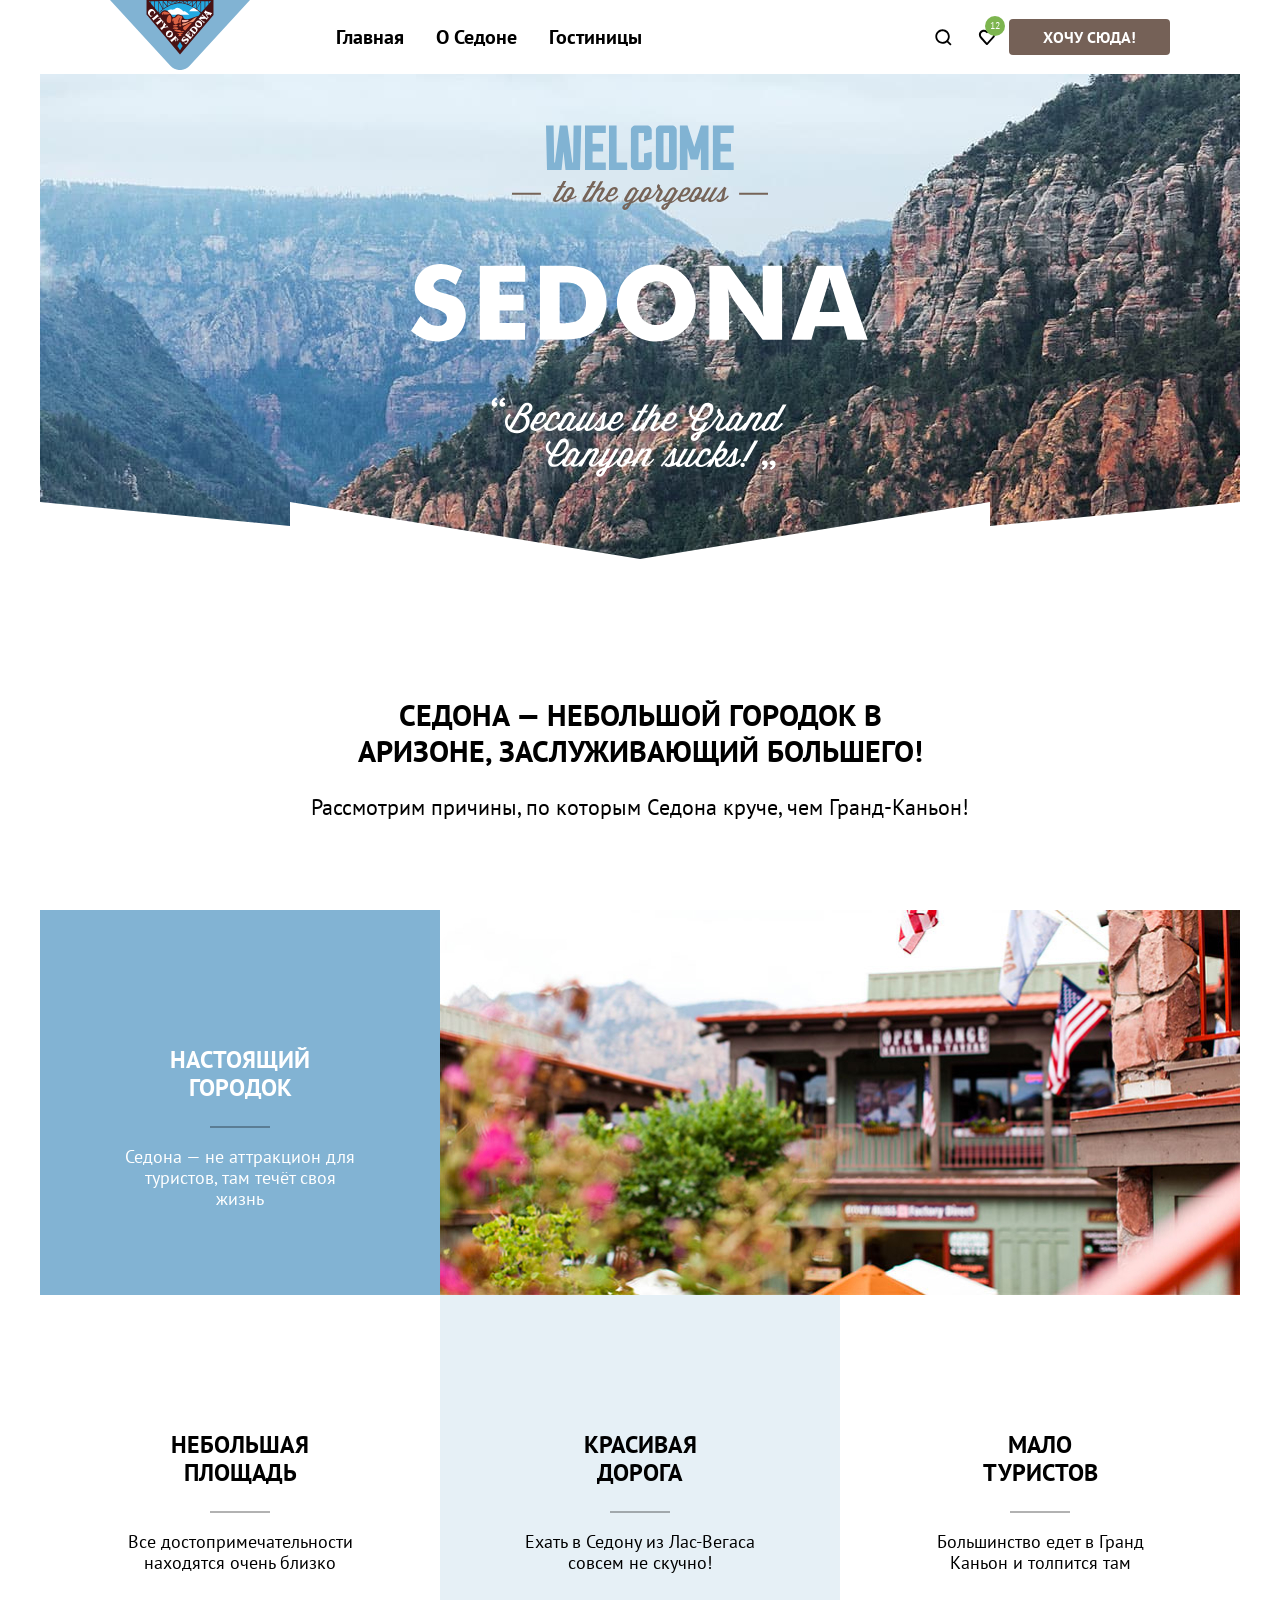
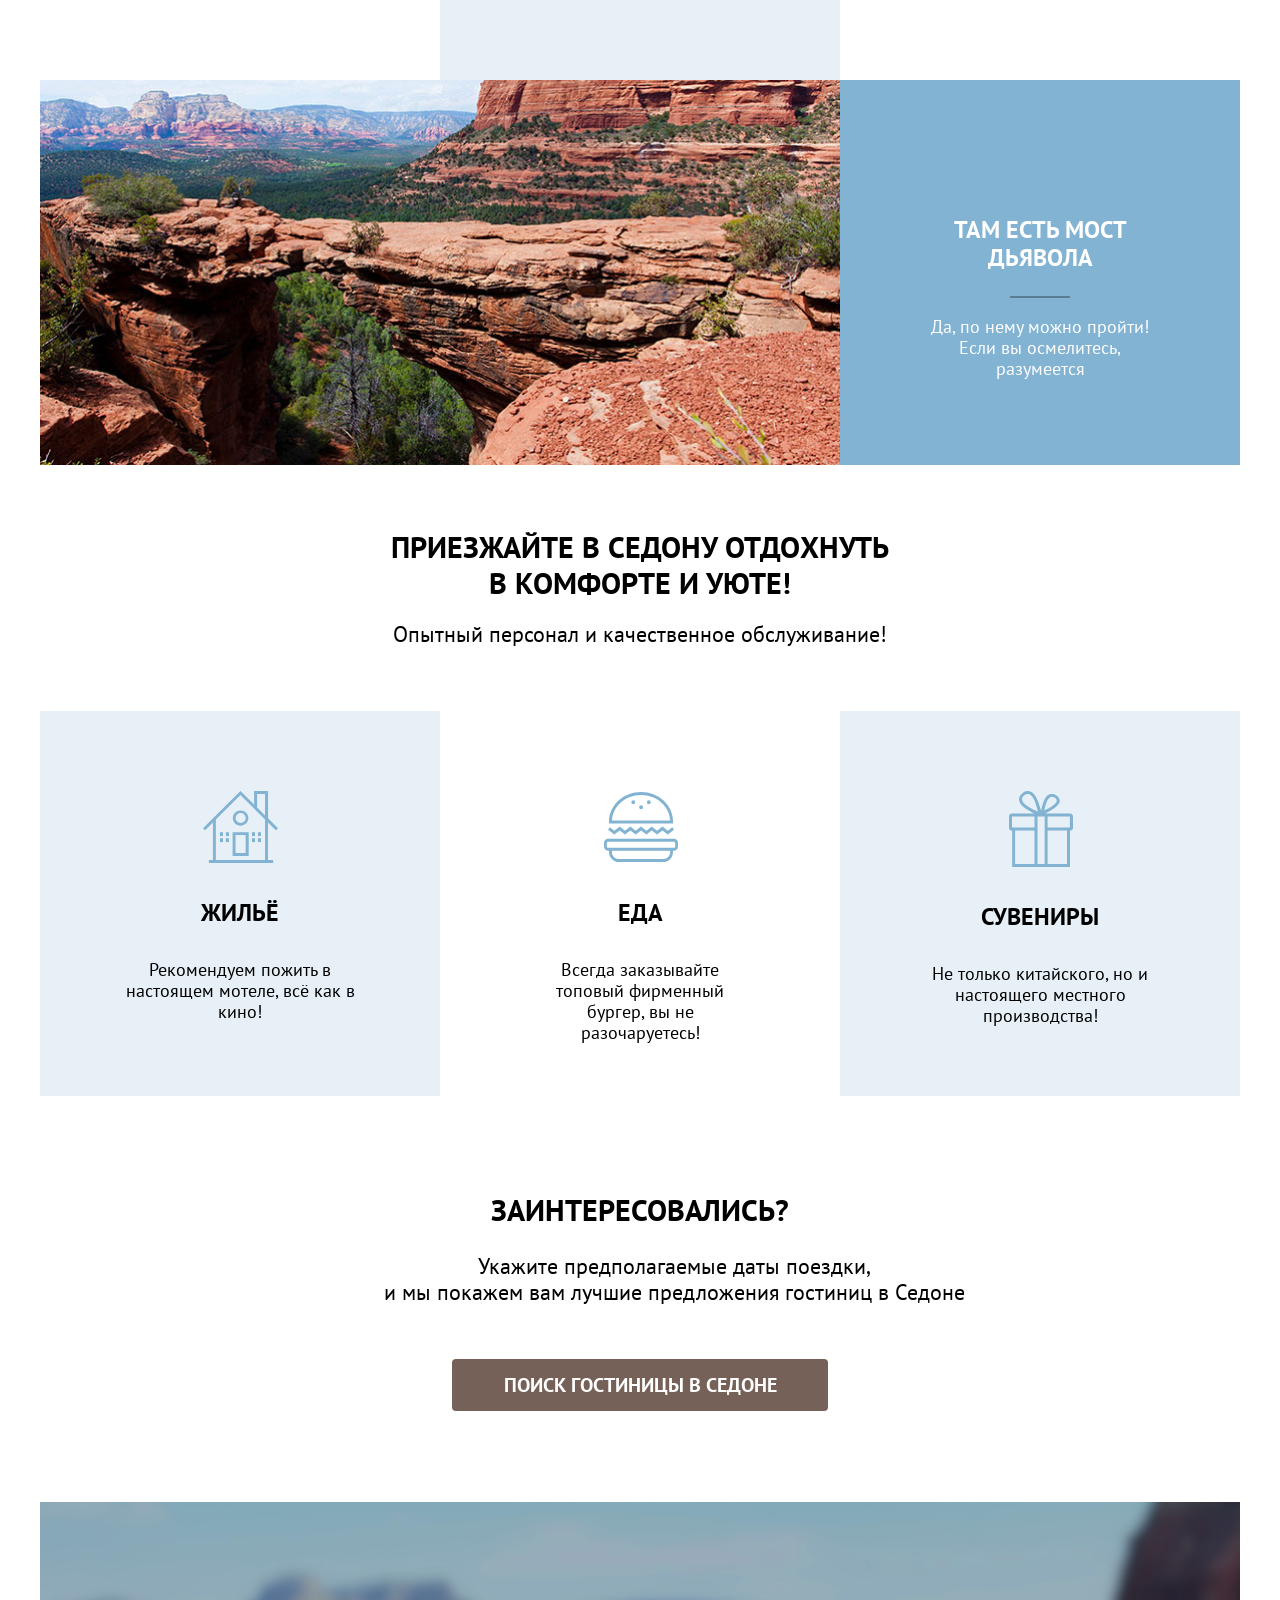
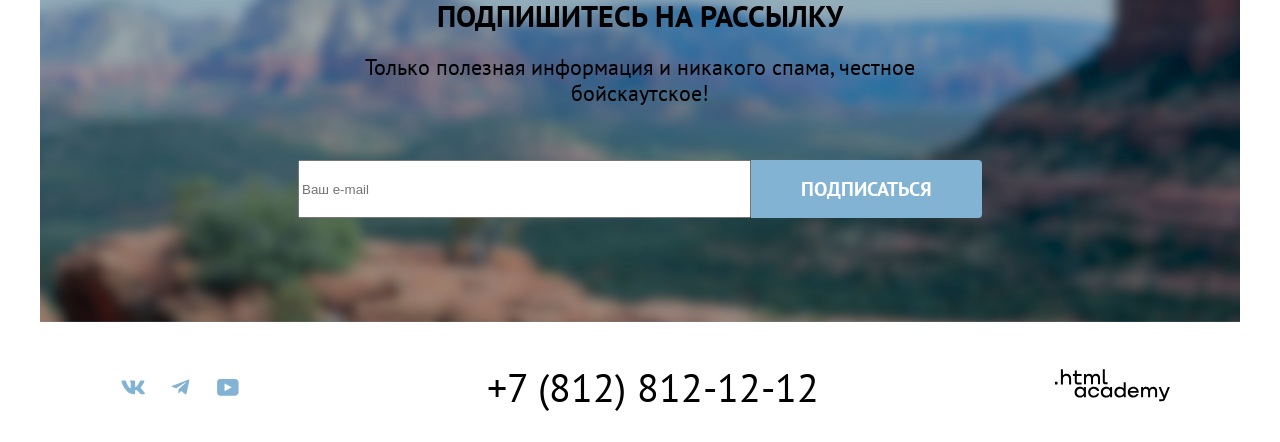
<file: index.html>
<!DOCTYPE html>
<html lang="ru">
  <head>
    <meta charset="utf-8">
    <meta name="viewport" content="width=device-width, initial-scale=1.0">
    <link rel="stylesheet" href="./styles/style.css">
    <title>HTML Academy: Седона</title>
  </head>
  <body>
    <header class="page-header">
      <nav class="nav">
        <div class="navigation">
          <a class="logo-site" href="./index.html">
            <img class="logo-site" width="140" height="70"  src="./images/svg/logo.svg" alt="Логотип сайта Седона">
          </a>
          <ul class="navigation-list">
            <li class="navigation-item">
              <a class="navigation-link current-link" href="./index.html">Главная</a>
            </li>
            <li class="navigation-item">
              <a class="navigation-link" href="#">О Седоне</a>
            </li>
            <li class="navigation-item">
              <a class="navigation-link" href="./catalog.html">Гостиницы</a>
            </li>
          </ul>
        </div>

        <ul class="navigation-list navigation-user">
          <li class="navigation-item">
            <a class="navigation-link-user search-icon" href="#">
              <span class="visually-hidden">Поиск</span>
            </a>
          </li>
          <li class="navigation-item">
            <a class="navigation-link-user favourite-icon" href="#">
              <span class="visually-hidden">В избранном</span>
              <span class="favourite-number">12</span>
            </a>
          </li>
          <li navigation-item>
            <button class="button-desired" type="button">Хочу сюда!</button>
          </li>
        </ul>

      </nav>
    </header>

    <main class="main-index">

      <section class="hero">
        <h1 class="visually-hidden">Добро пожаловать в Седона</h1>
        <img class="logo" src="./images/svg/welcome.svg" width="458" height="352" alt="Приветствие сайта Седона">
      </section>

      <section class="advantages-block">
        <h2 class="header-block">Седона — небольшой городок в Аризоне, заслуживающий большего!</h2>
        <p class="description-block">Рассмотрим причины, по которым Седона круче, чем Гранд-Каньон!</p>
      </section>

      <section class="advantages">
        <h2 class="visually-hidden">Преимущества</h2>
        <ul class="advantages-list">
          <li class="advantages-item_pictures">
            <div class="advantages-text">
              <h3 class="advantages-heading">Настоящий городок</h3>
              <div class="divider"></div>
              <p class="description">Седона — не аттракцион для туристов, там течёт своя жизнь</p>
            </div>
            <img src="./images/streets.jpg" width="800" height="385"  alt="Фото улицы Седона">
          </li>
          <li class="advantages-item">
            <div class="advantages-text">
              <h3 class="advantages-heading">Небольшая площадь</h3>
              <div class="divider"></div>
              <p class="description description-color">Все достопримечательности находятся очень близко</p>
            </div>
          </li>
          <li class="advantages-item light-blue">
            <div class="advantages-text">
              <h3 class="advantages-heading">Красивая <br> дорога</h3>
              <div class="divider"></div>
              <p class="description description-color">Ехать в Седону из Лас-Вегаса совсем не скучно!</p>
            </div>
          </li>
          <li class="advantages-item">
            <div class="advantages-text">
              <h3 class="advantages-heading">Мало <br>туристов</h3>
              <div class="divider"></div>
              <p class="description description-color">Большинство едет в Гранд Каньон и толпится там</p>
            </div>
          </li>
          <li class="advantages-item_pictures">
            <img class = "advantages-img" src="./images/devil's_Bridge.jpg" width="800" height="385" alt="Фото вида природы">
            <div class="advantages-text">
              <h3 class="advantages-heading">Там есть мост дьявола</h3>
              <div class="divider"></div>
              <p class="description">Да, по нему можно пройти! Если вы осмелитесь, разумеется</p>
            </div>
          </li>
        </ul>
      </section>

      <section class="advantages-block-welcome">
        <h3 class="header-block-two">Приезжайте в Cедону отдохнуть в комфорте и уюте!</h3>
        <p class="description-block">Опытный персонал и качественное обслуживание!</p>
      </section>

      <section class="service">
        <ul class="service-list">
          <li class="service-item light-blue">
            <div class="service-block">
              <img src="./images/svg/house.svg" alt="Иконка дома">
              <h4 class="service-heading">Жильё</h4>
              <p class="description">Рекомендуем пожить в настоящем мотеле, всё как в кино!</p>
            </div>
          </li>
          <li class="service-item">
            <div class="service-block">
              <img src="./images/svg/food.svg" alt="Иконка пищи">
              <h4 class="service-heading">Еда</h4>
              <p class="description">Всегда заказывайте топовый фирменный бургер, вы не разочаруетесь!</p>
            </div>
          </li>
          <li class="service-item light-blue">
            <div class="service-block">
              <img src="./images/svg/gift.svg" alt="Иконка сувениров">
              <h4 class="service-heading">Сувениры</h4>
              <p class="description">Не только китайского, но и настоящего местного производства!</p>
            </div>
          </li>
        </ul>
      </section>

        <section class="interested_block">
          <h2 class="interested-block-two">Заинтересовались?</h2>
          <p class="description-block">Укажите предполагаемые даты поездки,<br> и мы покажем вам лучшие предложения гостиниц в
            Седоне</p>
          <a class="button-search" href="./catalog.html">Поиск гостиницы в Седоне</a>
        </section>


      <section class="subscribe sub-img">
        <div class="subscribe-block">
          <h2 class="header-block-two">Подпишитесь на рассылку</h2>
          <p class="description-block">Только полезная информация и никакого спама, честное бойскаутское!</p>
          <form class="subscribe-form" action="https://echo.htmlacademy.ru/" method="post">
            <input class="subscribe-field" type="email" placeholder="Ваш e-mail" name="email" required>
            <button class="subscribe-button" type="submit">Подписаться</button>
          </form>
        </div>
      </section>

    </main>

    <footer class="main-footer">
      <div class="social-container">
        <ul class="social-list">
          <li class="social-item">
            <a class="social-link" href="https://vk.com/htmlacademy" target="_blank" title="Группа вконтакте htmlacademy">
              <span class="visually-hidden">Ссылка для перехода в группу vk</span>
              <img src="./images/svg/social-vk.svg" alt="vk-icon">
            </a>
          </li>
          <li class="social-item">
            <a class="social-link" href="https://t.me/htmlacademy " target="_blank" title="Телеграм канал htmlacademy">
              <span class="visually-hidden">Ссылка для перехода в канал telegram</span>
              <img src="./images/svg/social-telegram.svg" alt="tg-icon">
            </a>
          </li>
          <li class="social-item">
            <a class="social-link" href="https://www.youtube.com/user/htmlacademyru" target="_blank"
              title="Ютуб канал htmlacademy">
              <span class="visually-hidden">Ссылка для перехода в канал youtube</span>
              <img src="./images/svg/social-youtube.svg" alt="yt-icon">
            </a>
          </li>
        </ul>
        <div class="footer-contact-number">
          <a href="tel:88128121212" class="footer-number">+7 (812) 812-12-12</a>
        </div>
        <div class="footer-contact-logo">
         <a class="page-footer-contact-logo-htmlacademy" href="https://htmlacademy.ru/">
            <img class="contact-logo" src="images/htmlacademy.svg" width="115" height="33" alt="Логотип htmlacademy">
            <span class="visually-hidden">Переход на сайт HTML Academy</span>
         </a>
       </div>
      </div>
    </footer>
  </body>
</html>
</file>
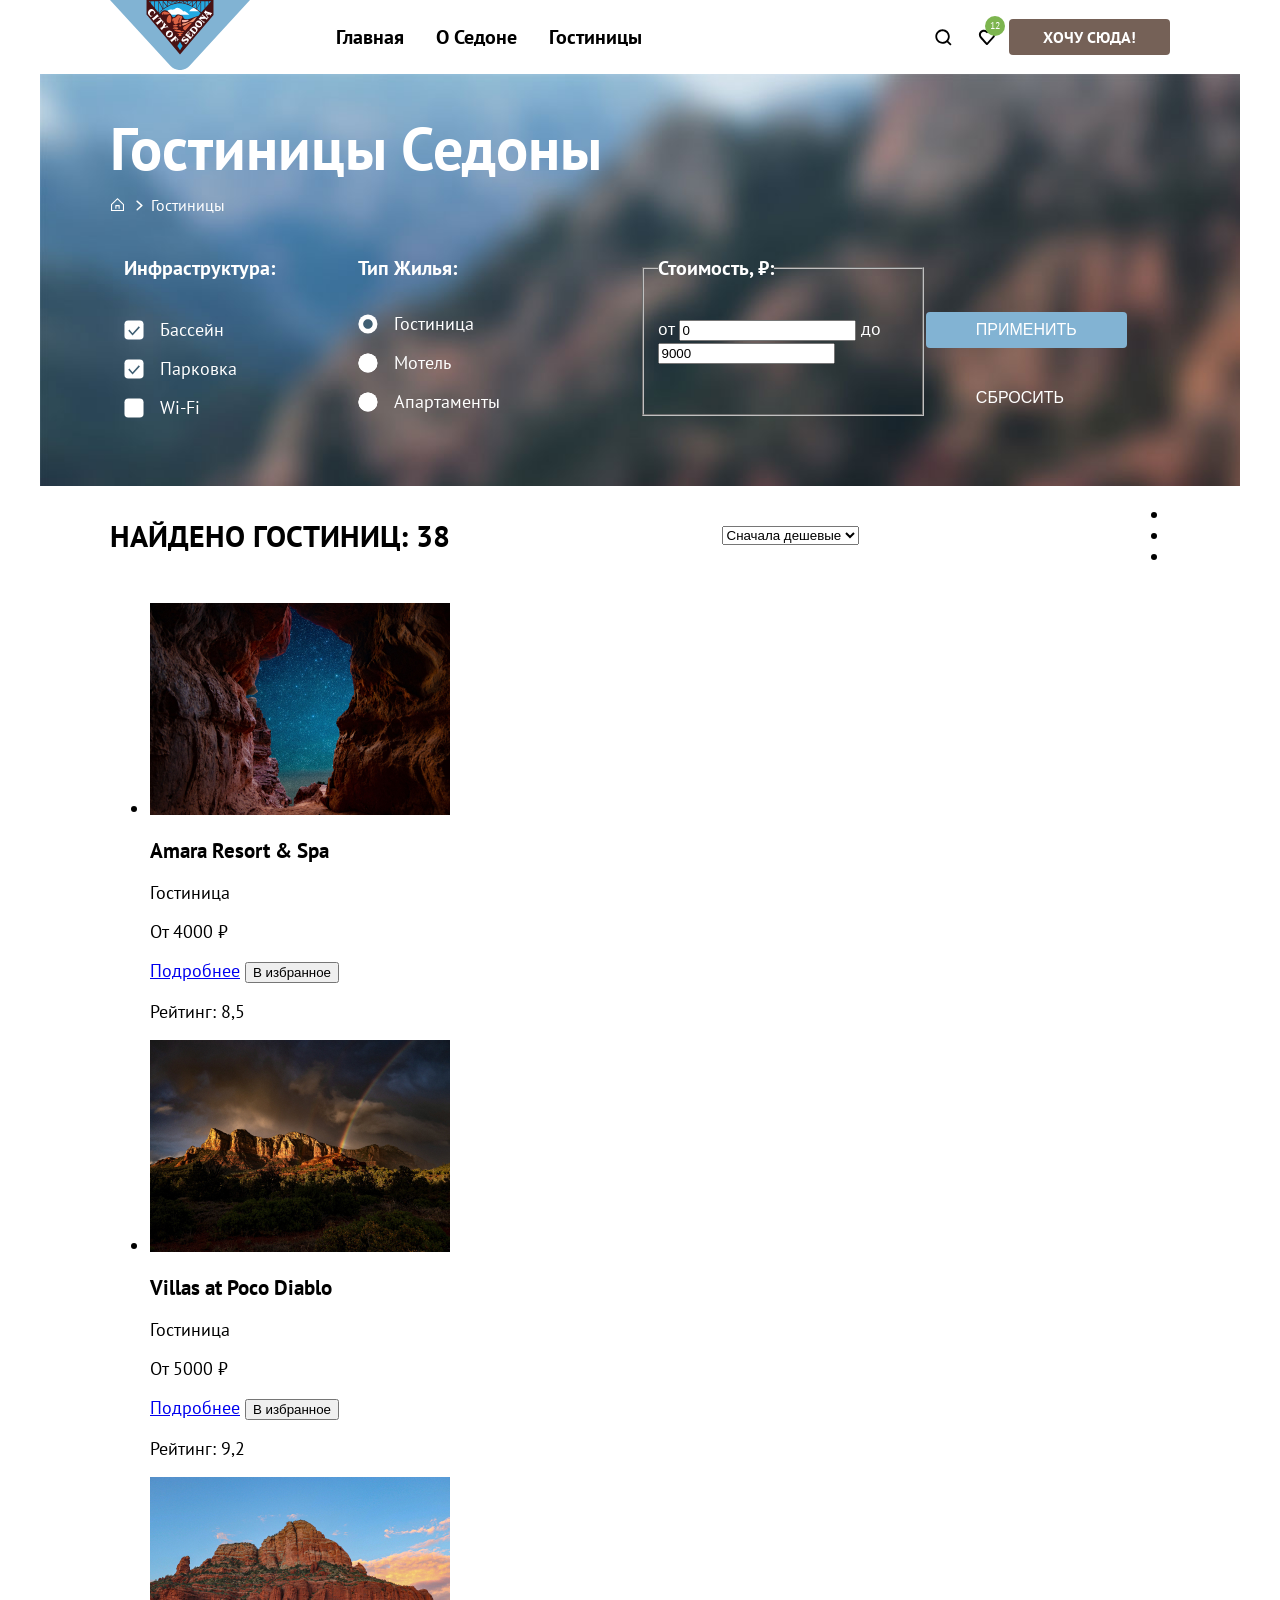
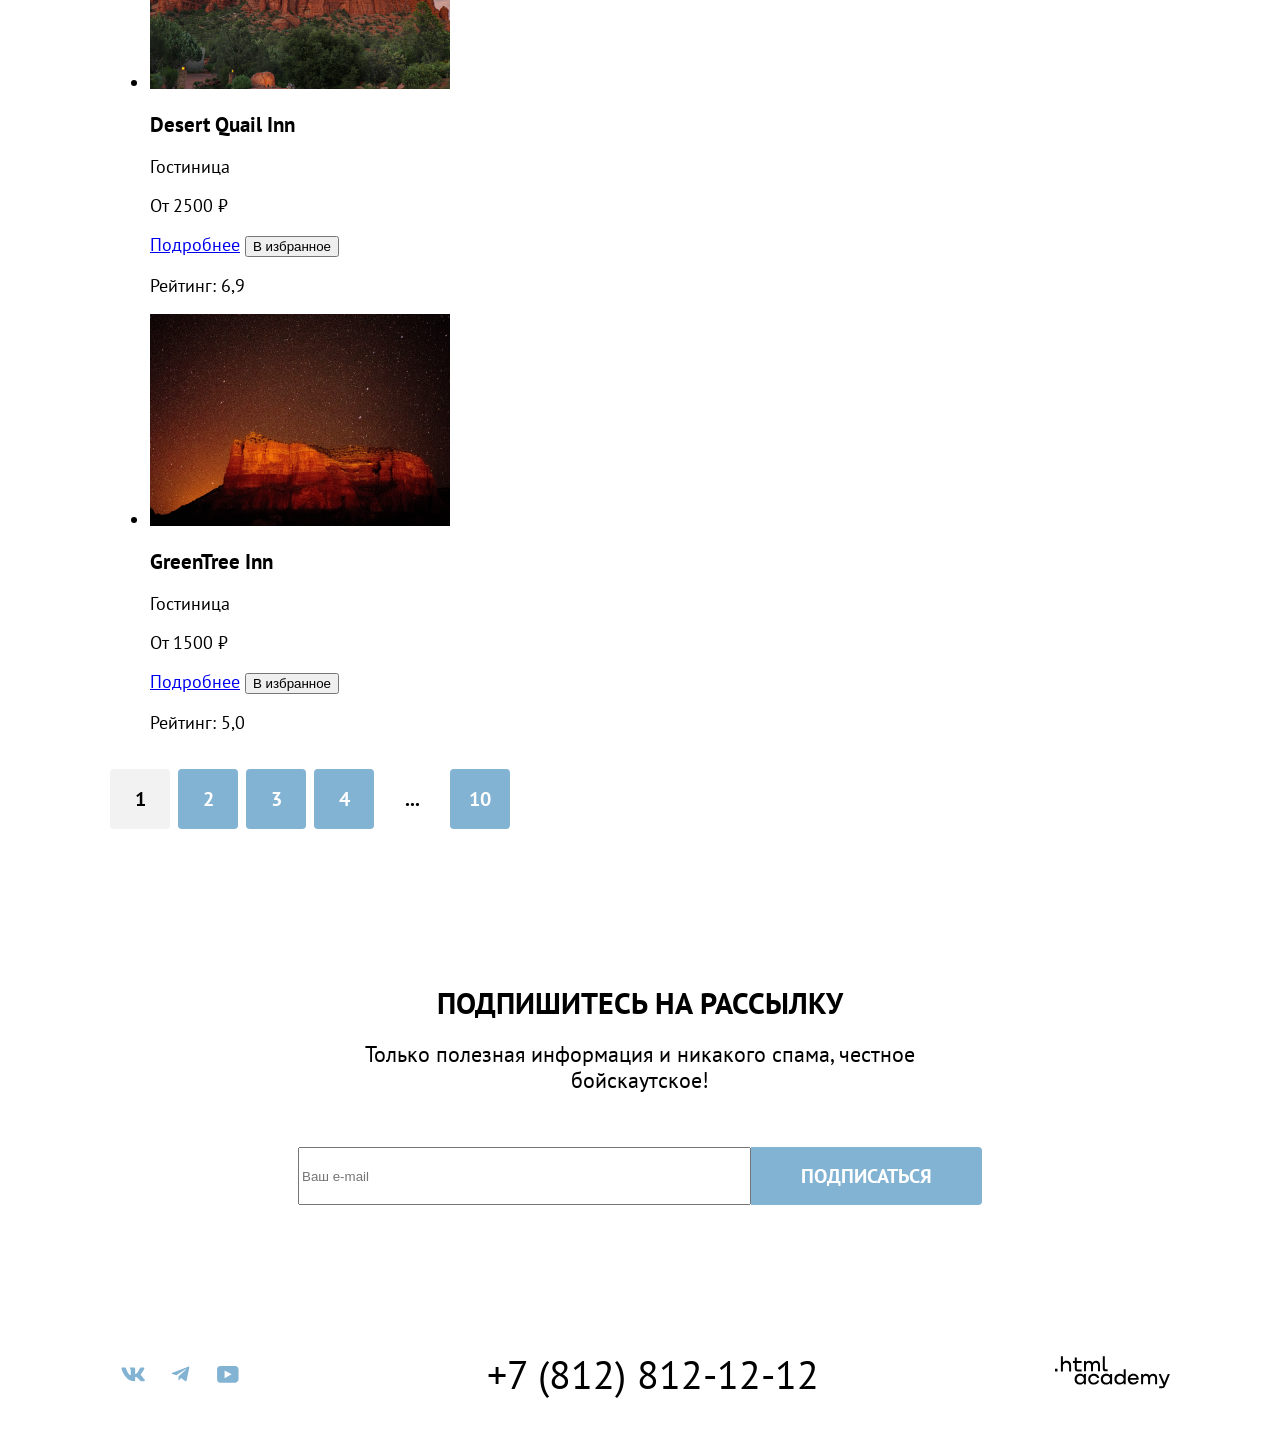
<file: catalog.html>
<!DOCTYPE html>
<html lang="en">
<head>
  <meta charset="UTF-8">
  <meta name="viewport" content="width=device-width, initial-scale=1.0">
  <link rel="stylesheet" href="./styles/style.css">
  <title>HTML Academy: Каталог</title>
</head>
<body>
  <header class="page-header">
    <nav class="nav">
      <div class="navigation">
        <a class="logo-site" href="./index.html">
          <img class="logo-site" width="140" height="70"  src="./images/svg/logo.svg" alt="Логотип сайта Седона">
        </a>
        <ul class="navigation-list">
          <li class="navigation-item">
            <a class="navigation-link current-link" href="./index.html">Главная</a>
          </li>
          <li class="navigation-item">
            <a class="navigation-link" href="#">О Седоне</a>
          </li>
          <li class="navigation-item">
            <a class="navigation-link" href="./catalog.html">Гостиницы</a>
          </li>
        </ul>
      </div>

      <ul class="navigation-list navigation-user">
        <li class="navigation-item">
          <a class="navigation-link-user search-icon" href="#">
            <span class="visually-hidden">Поиск</span>
          </a>
        </li>
        <li class="navigation-item">
          <a class="navigation-link-user favourite-icon" href="#">
            <span class="visually-hidden">В избранном</span>
            <span class="favourite-number">12</span>
          </a>
        </li>
        <li navigation-item>
          <button class="button-desired" type="button">Хочу сюда!</button>
        </li>
      </ul>

    </nav>
  </header>
  <main>
    <section class="head-main">
      <div class="filter_content">
        <h1 class="catalog-title">Гостиницы седоны</h1>
        <ul class="breadcrumbs">
          <li class="breadcrumbs-item">
            <a class="breadcrumbs-link-home" href="index.html"><span class="visually-hidden">Главная</span></a>
          </li>
          <li class="breadcrumbs-item">
            <a class="breadcrumbs-link">Гостиницы</a>
          </li>
        </ul>

        <form class="catalog-filter" action="https://echo.htmlacademy.ru/" method="get">
          <fieldset class="catalog-filter-checkbox">
          <legend class="catalog-filter-title">Инфраструктура:</legend>
          <ul class="catalog-filter-list">
            <li class="catalog-filter-item">
              <label class="catalog-checked">
                <input class="visually-hidden filter-input" type="checkbox" name="infrastructure" checked value="pool">
                <span class="filter-label">Бассейн</span>
              </label>
            </li>
            <li class="catalog-filter-item">
              <label class="catalog-checked">
                <input class="visually-hidden filter-input" type="checkbox" name="infrastructure" checked value="parking">
                <span class="filter-label">Парковка</span>
              </label>
            </li>
            <li class="catalog-filter-item">
              <label class="catalog-check">
                <input class="visually-hidden filter-input" type="checkbox" name="infrastructure" value="wifi">
                <span class="filter-label">Wi-Fi</span>
              </label>
            </li>
          </ul>
          </fieldset>
          <fieldset class="catalog-filter-radio">
          <legend class="catalog-filter-title">Тип жилья:</legend>
          <ul class="catalog-filter-list">
            <li class="catalog-filter-item">
              <label class="catalog-radios">
                <input class="visually-hidden filter-input" id="hotel-radio" name="type-radio" type="radio" checked value="Hotel">
                <span class="filter-label">Гостиница</span>
              </label>
            </li>
            <li class="catalog-filter-item">
              <label class="catalog-radio">
                <input class="visually-hidden filter-input" id="motel-radio" name="type-radio" type="radio" value="Motel">
                <span class="filter-label">Мотель</span>
              </label>
            </li>
            <li class="catalog-filter-item">
              <label class="catalog-radio">
                  <input class="visually-hidden filter-input" id="apartments-radio" name="type-radio" type="radio" value="Apartments">
                  <span class="filter-label">Апартаменты</span>
                </label>
            </li>
          </ul>
          </fieldset>
          <fieldset class="catalog-filter-price">
            <legend class="catalog-filter-title">Стоимость, <span>₽:</span></legend>
            <div class="catalog-inputs">
              <span class="from-to">от</span>
              <input class="catalog-min" type="text" name="max-sum" value="0">
              <span class="before-to">до</span>
                <input class="catalog-max" type="text" name="min-sum" value="9000">
            </div>
            <div class="range-scale"></div>
          </fieldset>
          <div class="catalog-buttons">
            <button class="catalog-submit" type="submit">Применить</button>
            <button class="catalog-reset" type="reset">Сбросить</button>
          </div>
        </form>
      </div>
    </section>
    <section class="inner-search">
      <div class="search">
        <p class="found-hotel">Найдено гостиниц:
          <span class="found-hotel"> 38</span>
        </p>
        <select class="select-control">
          <option>Сначала дешевые</option>
        </select>
        <ul class="display-list">
          <li class="display-item">
            <a class="display-button current-button" href="#">
              <span class="visually-hidden">Показать таблицей</span>
            </a>
          </li>
          <li class="display-item">
            <a class="display-button view-item" href="#">
              <span class="visually-hidden">Показать по одной карточке</span>
            </a>
          </li>
          <li class="display-item">
            <a class="display-button view-list" href="#">
              <span class="visually-hidden">Показать списком</span>
            </a>
          </li>
        </ul>
      </div>
      <section class="product">
        <ul class="product-list">
          <li class="product-item">
            <img class="product-img" src="./images/hotel-1.jpg" alt="гостиница Amara Resort &amp; Spa.">
            <div class="card-container">
              <h3 class="product-title">Amara Resort &amp; Spa</h3>
              <span class="type">Гостиница</span>
              <p class="product-price">От 4000 ₽</p>
              <a class="product-link-details" href="#">Подробнее</a>
              <button class="product-button" type="button">В избранное</button>
              <p class="catalog-hotel-stars four-stars">
                <span class="visually-hidden">4 звезды.</span>
              </p>
              <p class="catalog-hotel-raiting">Рейтинг: 8,5</p>
            </div>
          </li>
          <li class="product-item">
            <img class="product-img" src="./images/hotel-2.jpg" alt="гостиница Villas at Poco Diablo.">
            <div class="card-container">
              <h3 class="product-title">Villas at Poco Diablo</h3>
              <span class="type">Гостиница</span>
              <p class="product-price">От 5000 ₽</p>
              <a class="product-link-details" href="#">Подробнее</a>
              <button class="product-button" type="button">В избранное</button>
              <p class="catalog-hotel-stars four-stars">
                <span class="visually-hidden">4 звезды.</span>
              </p>
              <p class="catalog-hotel-raiting">Рейтинг: 9,2</p>
          </li>
          <li class="product-item">
            <img class="product-img" src="./images/hotel-3.jpg" alt="гостиница Desert Quail Inn.">
            <div class="card-container">
              <h3 class="product-title">Desert Quail Inn</h3>
              <span class="type">Гостиница</span>
              <p class="product-price">От 2500 ₽</p>
              <a class="product-link-details" href="#">Подробнее</a>
              <button class="product-button" type="button">В избранное</button>
              <p class="catalog-hotel-stars four-stars">
                <span class="visually-hidden">3 звезды.</span>
              </p>
              <p class="catalog-hotel-raiting">Рейтинг: 6,9</p>
          </li>
          <li class="product-item">
            <img class="product-img" src="./images/hotel-4.jpg" alt="гостиница GreenTree Inn.">
            <div class="card-container">
              <h3 class="product-title">GreenTree Inn</h3>
              <span class="type">Гостиница</span>
              <p class="product-price">От 1500 ₽</p>
              <a class="product-link-details" href="#">Подробнее</a>
              <button class="product-button" type="button">В избранное</button>
              <p class="catalog-hotel-stars four-stars">
                <span class="visually-hidden">2 звезды.</span>
              </p>
              <p class="catalog-hotel-raiting">Рейтинг: 5,0</p>
          </li>
        </ul>
      </section>
      <section class="pagination-block">
        <ul class="pagination">
          <li class="pagination-item">
            <a class="pagination-link-current">1</a>
          </li>

          <li class="pagination-item">
            <a class="pagination-link" href="#">2</a>
          </li>

          <li class="pagination-item">
            <a class="pagination-link" href="#">3</a>
          </li>

          <li class="pagination-item">
            <a class="pagination-link" href="#">4</a>
          </li>

          <li class="pagination-item">
            <a class="pagination-link-next">...</a>
          </li>

          <li class="pagination-item">
            <a class="pagination-link" href="#">10</a>
          </li>
        </ul>
      </section>
    </section>
    <section class="subscribe">
      <div class="subscribe-block">
        <h2 class="header-block-two">Подпишитесь на рассылку</h2>
        <p class="description-block">Только полезная информация и никакого спама, честное бойскаутское!</p>
        <form class="subscribe-form" action="https://echo.htmlacademy.ru/" method="post">
          <input class="subscribe-field" type="email" placeholder="Ваш e-mail" name="email">
            <button class="subscribe-button" type="submit">Подписаться</button>
          </form>
      </div>
    </section>
  </main>
  <footer class="main-footer">
      <div class="social-container">
        <ul class="social-list">
          <li class="social-item">
            <a class="social-link" href="https://vk.com/htmlacademy" target="_blank" title="Группа вконтакте htmlacademy">
              <span class="visually-hidden">Ссылка для перехода в группу vk</span>
              <img src="./images/svg/social-vk.svg" alt="vk-icon">
            </a>
          </li>
          <li class="social-item">
            <a class="social-link" href="https://t.me/htmlacademy " target="_blank" title="Телеграм канал htmlacademy">
              <span class="visually-hidden">Ссылка для перехода в канал telegram</span>
              <img src="./images/svg/social-telegram.svg" alt="tg-icon">
            </a>
          </li>
          <li class="social-item">
            <a class="social-link" href="https://www.youtube.com/user/htmlacademyru" target="_blank"
              title="Ютуб канал htmlacademy">
              <span class="visually-hidden">Ссылка для перехода в канал youtube</span>
              <img src="./images/svg/social-youtube.svg" alt="yt-icon">
            </a>
          </li>
        </ul>
        <div class="footer-contact-number">
          <a href="tel:88128121212" class="footer-number">+7 (812) 812-12-12</a>
        </div>
        <div class="footer-contact-logo">
         <a class="page-footer-contact-logo-htmlacademy" href="https://htmlacademy.ru/">
            <img class="contact-logo" src="images/htmlacademy.svg" width="115" height="33" alt="Логотип htmlacademy">
            <span class="visually-hidden">Переход на сайт HTML Academy</span>
         </a>
       </div>
      </div>
    </footer>
</body>
</html>
</file>
<file: styles/style.css>
/* шрифты */

@font-face {
  font-family: "PT Sans";
  font-weight: 400;
  font-style: normal;
  src: url("../fonts/ptsans-400.woff2") format("woff2");
  font-display: swap;
}
@font-face {
  font-family: "PT Sans";
  font-weight: 700;
  font-style: normal;
  src: url("../fonts/ptsans-700.woff2") format("woff2");
  font-display: swap;
}

body {
  width: 1200px;
  min-height: 100%;
  margin: 0 auto;
  font-family: "PT Sans", sans-serif;
  font-weight: 400;
  font-size: 18px;
  line-height: 21px;
  color: #000000;
  background-color: #FFFFFF;
  display: flex;
  flex-direction: column;
}

.visually-hidden {
  display: none;
}

.button-desired {
  text-align: center;
  font-family: PT Sans;
  font-size: 16px;
  font-style: normal;
  font-weight: 700;
  line-height: 20px;
  text-transform: uppercase;
  background: #756157;
  color: #ffffff;
  padding: 8px 34px;
  border: none;
  text-decoration: none;
  border-radius: 4px;
}

.button-search {
  text-align: center;
  background: #756157;
  border-radius: 4px;
  padding: 8px 50px;
  text-decoration: none;
  font-weight: 700;
  font-size: 20px;
  line-height: 36px;
  text-transform: uppercase;
  color: #ffffff;
  display: block;
  margin: 54px auto 0;
  width: 276px;
}

.subscribe-button {
  text-align: center;
  font-family: PT Sans;
  font-size: 20px;
  font-style: normal;
  font-weight: 700;
  width: 232px;
  text-decoration: none;
  text-transform: uppercase;
  line-height: 36px;
  padding: 8px 50px;
  color: #fff;
  background-color: #82B3D3;
  border-radius: 0 4px 4px 0;
  margin: 0;
  border: none;
}
/* Шапка */
.nav {
  display: flex;
  justify-content: space-between;
  padding: 0 70px;
}

.navigation {
  display: flex;
  text-align: center;
  gap: 30px;
}

.navigation-list {
  list-style-type: none;
  display: flex;
  font-weight: 700;
  font-size: 20px;
  line-height: 24px;
  text-align: center;
  align-items: center;
  text-transform: capitalize;
  margin: 0;
}

.navigation-link {
  position: relative;
  color: #000000;
  text-decoration: none;
  max-height: 64px;
  padding: 20px 16px;
  margin: 0;
}

/* оставим на попозже */
/* .current-link::after {
  position: absolute;
  content: "";
  width: 68px;
  top: 43px;
  left: 16px;
  right: 16px;
  bottom: -1px;
  height: 2px;
  background: #756257;
} */


.navigation-link-user {
  position: relative;
  height: 64px;
  width: 44px;
  text-decoration: none;
  background-size: 18px 18px;
  background-repeat: no-repeat;
  background-position: center;
}

.search-icon {
  background-image: url("../images/svg/search.svg");
  display: block;
}

.favourite-icon {
  background-image: url("../images/svg/heart.svg");
  display: block;
}

.favourite-number {
  position: absolute;
  left: 20px;
  top: 11px;
  padding: 5px;
  font-weight: 400;
  font-size: 10px;
  font-style: normal;
  line-height: 10px;
  color: #ffffff;
  background-color: #7db54f;
  border-radius: 10px;
  max-width: 50px;
}
/* Основной блок */

.main-index {
  /* display: flex;
  flex-direction: column; */
  flex-grow: 1;
}

/* Приветствие */

.hero {
  background-image: url(../images/svg/curtain.svg),
                    url(../images/index-background.jpg);
  background-color: #688fa9;
  background-repeat: no-repeat;
  background-position: bottom, center;
  background-size: contain, cover;
  padding: 51px 0 82px;
}

.logo {
  display: block;
  margin: 0 auto;
}

/*   */

.header-block {
  font-weight: 700;
  font-size: 30px;
  line-height: 36px;
  text-transform: uppercase;
  text-align: center;
  width: 620px;
  margin: 0 auto;
  margin-bottom: 25px;
  margin-top: 69px;
}

.description-block {
  width: 660px;
  margin: 0 auto;
  text-align: center;
  font-weight: 400;
  font-size: 22px;
  line-height: 26px;
  margin-bottom: 69px;
}

.advantages-list {
  list-style-type: none;
  margin: 0;
  padding: 0;
  display: flex;
  flex-wrap: wrap;
}

.advantages-item_pictures {
  display: flex;
  height: 385px;
}

.advantages-item_pictures .advantages-text {
  background-color: #82b3d3;
  color: #ffffff;
}

.advantages-item {
  width: 400px;
  height: 385px;
}

.advantages-text {
  padding: 112px 85px;
  text-align: center;
}

.light-blue {
  background-color: rgba(131, 179, 211, 0.2);
}

.advantages-heading {
  font-weight: 700;
  font-size: 24px;
  line-height: 28px;
  text-transform: uppercase;
}

.divider {
  width: 60px;
  height: 2px;
  background-color: rgba(0, 0, 0, 0.3);
  margin: 0 auto;
}

.description {
  font-weight: 400;
  font-size: 18px;
  line-height: 21px;
}

/* advantages-block-welcome */

.advantages-block {
  font-weight: 700;
  font-size: 30px;
  line-height: 36px;
  text-align: center;
  padding: 69px 270px;
  margin-bottom: 21px;
}

.advantages-block-welcome {
  padding: 64px 0;
}

.header-block-two {
  width: 505px;
  font-weight: 700;
  font-size: 30px;
  line-height: 36px;
  text-transform: uppercase;
  margin: 0 auto;
  text-align: center;
  margin-bottom: 20px;
}

.description-block {
  font-weight: 400;
  font-size: 22px;
  margin: 0 auto;
}

/* Сервис */

.service-list {
  list-style-type: none;
  display: flex;
  margin: 0;
  padding: 0;
}

.service-item {
  width: 400px;
  height: 385px;
}

.service-block {
  padding: 80px 85px;
  text-align: center;
}

.service-heading {
  font-weight: 700;
  font-size: 24px;
  line-height: 28px;
  text-transform: uppercase;
}

.description {
  font-weight: 400;
  font-size: 18px;
  line-height: 21px;
}

.interested_block {
  width: 592px;
  height: 214px;
  margin: 96px auto;
}

.interested-block-two {
  font-weight: 700;
  font-size: 30px;
  line-height: 36px;
  text-transform: uppercase;
  text-align: center;
}

/* Подписи */

.sub-img {
  background-color: #82B3D3;
  background-image: url("../images/subscribe.png");
  background-repeat: no-repeat;
  background-size: cover;
}

.subscribe {
  padding: 96px 258px 104px;
  text-align: center;
}

.subscribe-block {
  display: flex;
  flex-direction: column;
  align-items: center;
}

.subscribe-form {
  display: flex;
  width: 684px;
  /* justify-content: center; */
  margin: 0 auto;
}

.subscribe-field {
  width: 452px;
  height: 52px;
}

.subscribe .description-block {
  margin-bottom: 54px;
}
/* Футер */

.social-container {
  width: 1060px;
  margin: 0 auto;
  display: flex;
  justify-content: space-between;
  align-items: center;
  height: 50px;
  padding: 40px 0 30px;
}

.social-list {
  margin: 0;
  padding: 0;
  list-style-type: none;
  display: flex;
  justify-content: center;
}

.social-link {
  text-decoration: none;
}

.social-list img {
  display: block;
  width: 47px;
  height: 40px;
}

.footer-number {
  font-size: 40px;
  line-height: 40px;
  text-align: center;
  text-decoration: none;
  color: inherit;
}

/* Страница каталога */

.head-main {
  background-color: #82b3d3;;
  background-image: url("../images/filter.jpg");
  background-size: cover;
  background-repeat: no-repeat;
  color: #ffffff;
}

.filter_content {
  width: 1060px;
  margin: 0 auto;
  padding: 35px 70px 70px;
}

.catalog-title {
  text-transform: capitalize;
  font-style: normal;
  font-weight: 700;
  font-size: 60px;
  line-height: 78px;
  margin: 0;
  margin-bottom: 8px;
}

.breadcrumbs {
  list-style-type: none;
  padding: 0;
  margin: 0;
  display: flex;
  /* flex-wrap: wrap; */
  align-items: center;
  margin-bottom: 40px;
}

.breadcrumbs-item {
  position: relative;
  height: 21px;
}

.breadcrumbs-link-home {
  background-image: url("../images/svg/home.svg");
  width: 15px;
  background-repeat: no-repeat;
  background-size: 13px 13px;
  background-position: center;
  display: block;
  padding-bottom: 19px;
}

.breadcrumbs-link {
  background-image: url(../images/svg/arrowright.svg);
  background-repeat: no-repeat;
  background-size: 11px 11px;
  background-position: right 106px center;
  display: block;
  padding: 0 26px;
  font-weight: 400;
  font-size: 16px;
  line-height: 21px;
}

.catalog-filter {
  display: flex;
  height: 160px;
}

.catalog-filter-checkbox {
  border: none;
  margin: 0 70px 0 0;
}

.catalog-filter-title {
  font-weight: 700;
  font-size: 20px;
  line-height: 24px;
  margin-bottom: 32px;
  padding: 0;
  text-transform: capitalize;
}

.catalog-filter-list {
  list-style-type: none;
  padding: 0;
  margin: 0;
}

.catalog-filter-item {
  margin-bottom: 16px;
  height: 23px;
}

.catalog-checked {
  background-image: url(../images/svg/checkboxlike.svg);
  background-repeat: no-repeat;
  background-size: 20px 20px;
  background-position: left 0 center;
}

.catalog-check {
  background-image: url(../images/svg/checkbox.svg);
  background-repeat: no-repeat;
  background-size: 20px 20px;
  background-position: left 0 center;
}

.filter-label {
  font-weight: 400;
  font-size: 18px;
  line-height: 23px;
  margin-left: 36px;
}

.catalog-filter-radio {
  border: none;
  margin: 0 140px 0 0;
  padding: 0;
}

.catalog-radios {
  background-image: url(../images/svg/radiolike.svg);
  background-size: 20px 20px;
  background-repeat: no-repeat;
  background-position: left 0 center;
}

.catalog-radio {
  background-image: url(../images/svg/radio.svg);
  background-size: 20px 20px;
  background-repeat: no-repeat;
  background-position: left 0 center;
}

/* catalog-filter-price разберем позже */

.catalog-submit {
  font-weight: 400;
  font-size: 16px;
  line-height: 20px;
  text-transform: uppercase;
  margin: 56px 0 32px 0;
  padding: 8px 50px;
  color: #fff;
  background-color: #82B3D3;
  border-radius: 4px;
  border: 0;
}

.catalog-reset {
  font-size: 16px;
  line-height: 20px;
  font-style: normal;
  text-transform: uppercase;
  margin: 0;
  padding: 8px 50px;
  border: 0;
  color: #fff;
  background-color: rgba(131, 179, 211, 0);
}

/* Показ поиска */

.inner-search {
  width: 1060px;
  margin: 0 auto;
}

.search {
  display: flex;
  justify-content: space-between;
  align-items: center;
}

.found-hotel {
  font-weight: 700;
  font-size: 30px;
  line-height: 36px;
  text-transform: uppercase;
  color: #000000;
  margin: 0;
}

/* Селектор и фильтры позже */

/* Продукция */
.product {
  display: flex;
  flex-direction: row;
  flex-wrap: wrap;
}


/* Пагинация */

.pagination-block {
  margin-bottom: 60px;
}

.pagination {
  display: flex;
  gap: 8px;
  list-style-type: none;
  margin: 0;
  padding: 0;
}

.pagination-item {
  min-width: 60px;
  text-align: center;
}

.pagination-link-current {
  display: block;
  background-color: #f2f2f2;
  color: #000000;
  text-decoration: none;
  border-radius: 4px;
  font-weight: 700;
  font-size: 20px;
  line-height: 36px;
  padding: 12px 10px;
  text-align: center;
}

.pagination-link {
  text-decoration: none;
  background: #82b3d3;
  border-radius: 4px;
  font-style: normal;
  font-weight: 700;
  font-size: 20px;
  line-height: 36px;
  color: #ffffff;
  display: block;
  padding: 12px 10px;
}

.pagination-link-next {
  background-color: transparent;
  color: #000000;
  text-decoration: none;
  border-radius: 4px;
  font-style: normal;
  font-weight: 700;
  font-size: 20px;
  line-height: 36px;
  display: block;
  padding: 12px 10px;
  text-align: center;
}
</file>
